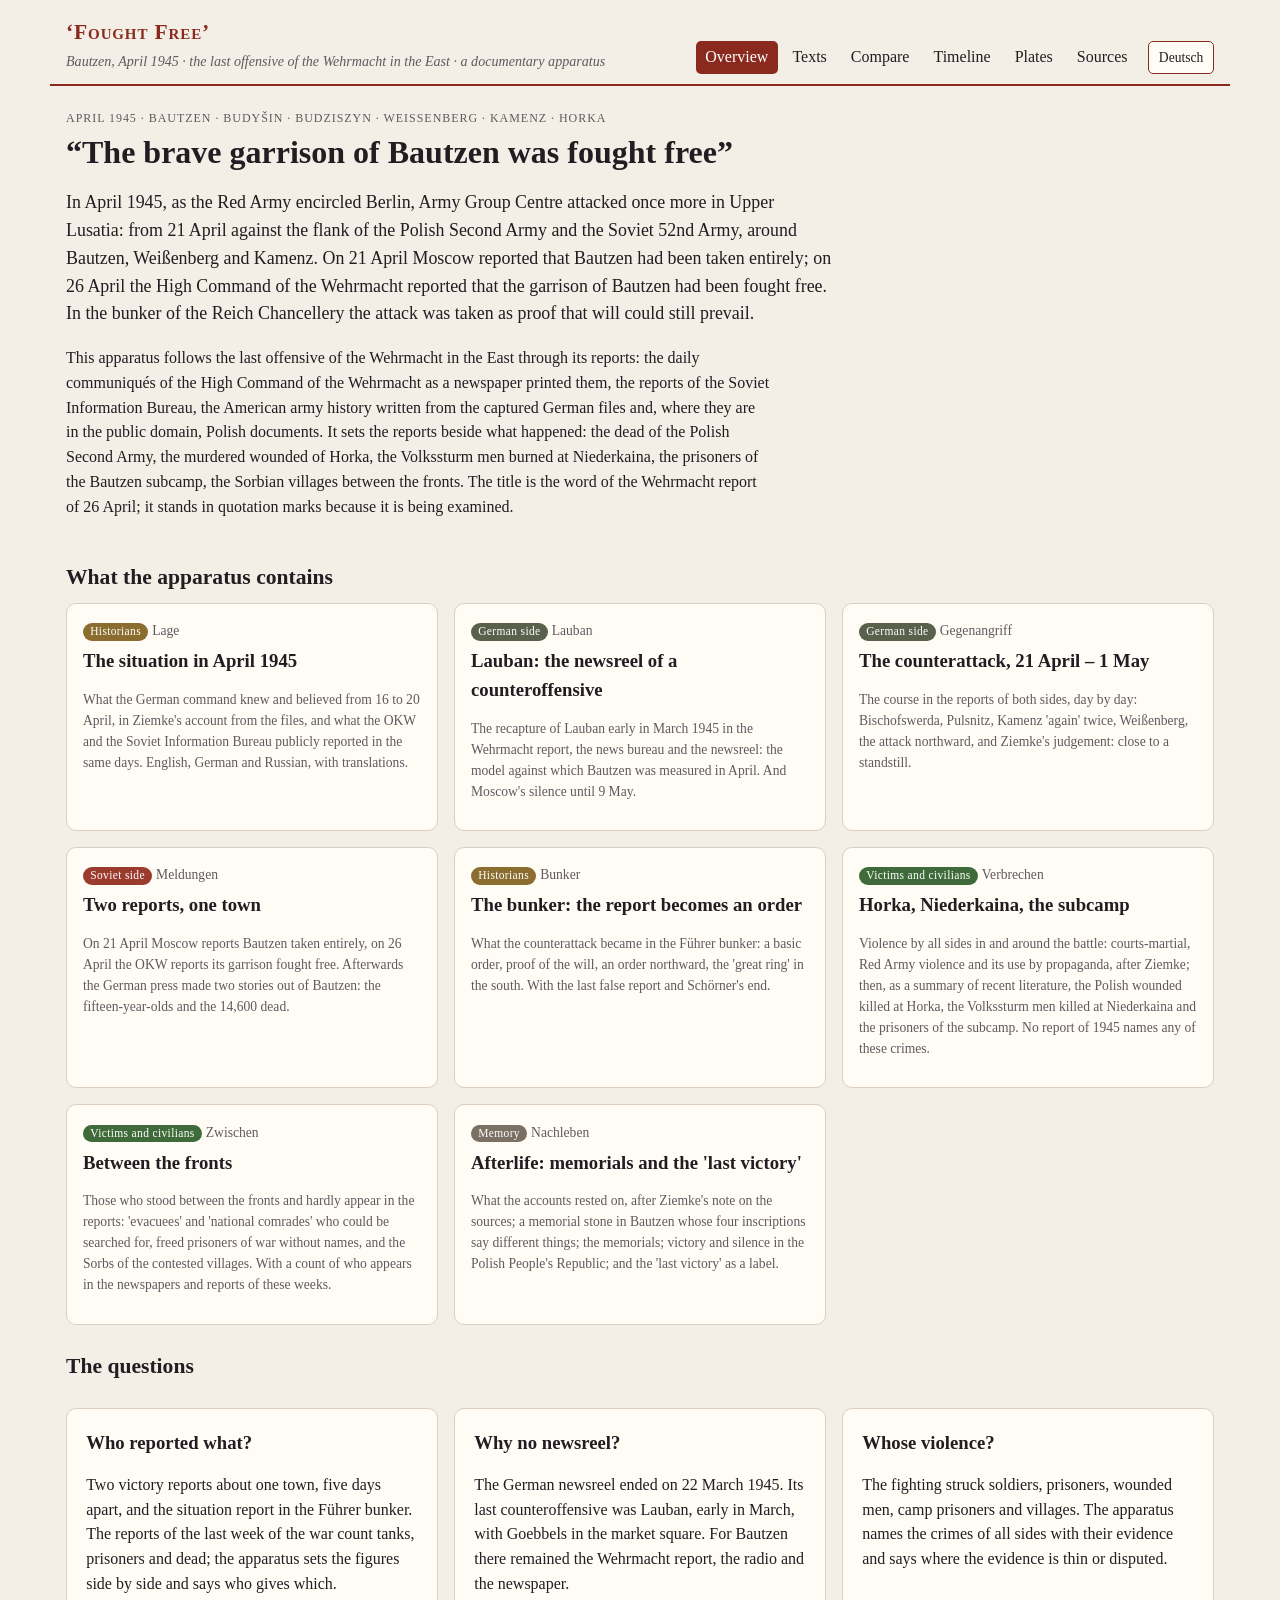
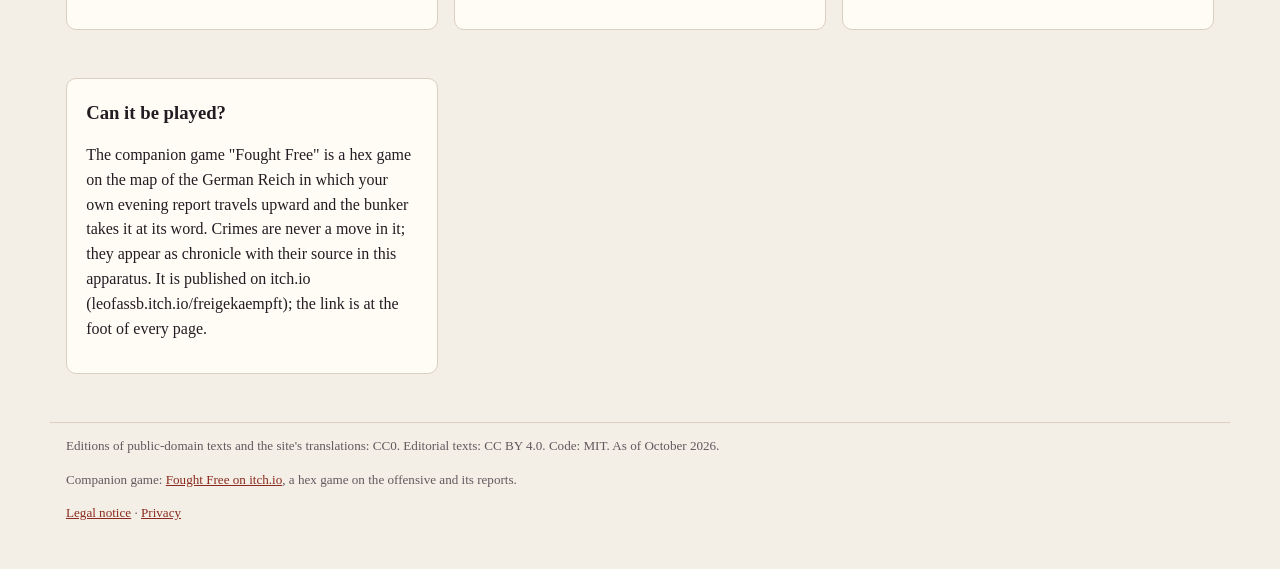
<file: index.html>
<!doctype html>
<html lang="de">
<head>
<meta charset="utf-8">
<meta name="viewport" content="width=device-width, initial-scale=1">
<title>„Freigekämpft“. Bautzen, April 1945</title>
<meta name="description" content="Die letzte Offensive der Wehrmacht im Osten, Bautzen im April 1945, in ihren Meldungen: Wehrmachtberichte, sowjetische Meldungen, die amerikanische Armeegeschichte, polnische Dokumente, eingeordnet und übersetzt. — The last offensive of the Wehrmacht in the East, Bautzen in April 1945, in its reports, in context and in translation.">
<meta property="og:type" content="website">
<meta property="og:url" content="https://freigekaempft.netlify.app/">
<meta property="og:title" content="„Freigekämpft“ – ‘Fought Free’. Bautzen, April 1945">
<meta property="og:description" content="Zwei Siegesmeldungen über eine Stadt. Two victory reports about one town: Bautzen, April 1945.">
<link rel="stylesheet" href="style.css">
<link rel="icon" href="data:image/svg+xml,%3Csvg xmlns='http://www.w3.org/2000/svg' viewBox='0 0 32 32'%3E%3Crect x='5' y='5' width='22' height='22' fill='none' stroke='%239b3b2e' stroke-width='3'/%3E%3Cpath d='M9 16 H23' stroke='%2359604c' stroke-width='3'/%3E%3C/svg%3E">
</head>
<body>
<header class="top">
  <a class="brand" href="#/">
    <strong><span class="i-de">„Freigekämpft“</span><span class="i-en">‘Fought Free’</span></strong>
    <em><span class="i-de">Bautzen, April 1945 · die letzte Offensive der Wehrmacht im Osten · ein Quellenapparat</span><span class="i-en">Bautzen, April 1945 · the last offensive of the Wehrmacht in the East · a documentary apparatus</span></em>
  </a>
  <nav>
    <a href="#/" data-k="">Übersicht</a>
    <a href="#/texts" data-k="texts">Texte</a>
    <a href="#/compare" id="navCompare" data-k="compare" hidden>Vergleich</a>
    <a href="#/timeline" data-k="timeline">Zeitleiste</a>
    <a href="#/plates" id="navPlates" data-k="plates" hidden>Tafeln</a>
    <a href="#/sources" data-k="sources">Quellen</a>
    <button id="uiBtn" class="uibtn" type="button">English</button>
  </nav>
</header>
<main id="view" aria-live="polite"></main>
<footer>
  <p class="i-de">Editionen gemeinfreier Texte und die Übersetzungen der Site: CC0. Redaktionelle Texte: CC BY 4.0. Code: MIT. Stand Oktober 2026.</p>
  <p class="i-de">Begleitspiel: <a href="https://leofassb.itch.io/freigekaempft" target="_blank" rel="noopener">Freigekämpft auf itch.io</a>, ein Hexspiel über die Offensive und ihre Meldungen.</p>
  <p class="i-en">Editions of public-domain texts and the site's translations: CC0. Editorial texts: CC BY 4.0. Code: MIT. As of October 2026.</p>
  <p class="i-en">Companion game: <a href="https://leofassb.itch.io/freigekaempft" target="_blank" rel="noopener">Fought Free on itch.io</a>, a hex game on the offensive and its reports.</p>
  <p class="i-de"><a href="legal.html#notice">Impressum</a> · <a href="legal.html#privacy">Datenschutz</a></p>
  <p class="i-en"><a href="legal.html#notice-en">Legal notice</a> · <a href="legal.html#privacy-en">Privacy</a></p>
</footer>
<script src="app.js"></script>
</body>
</html>
</file>
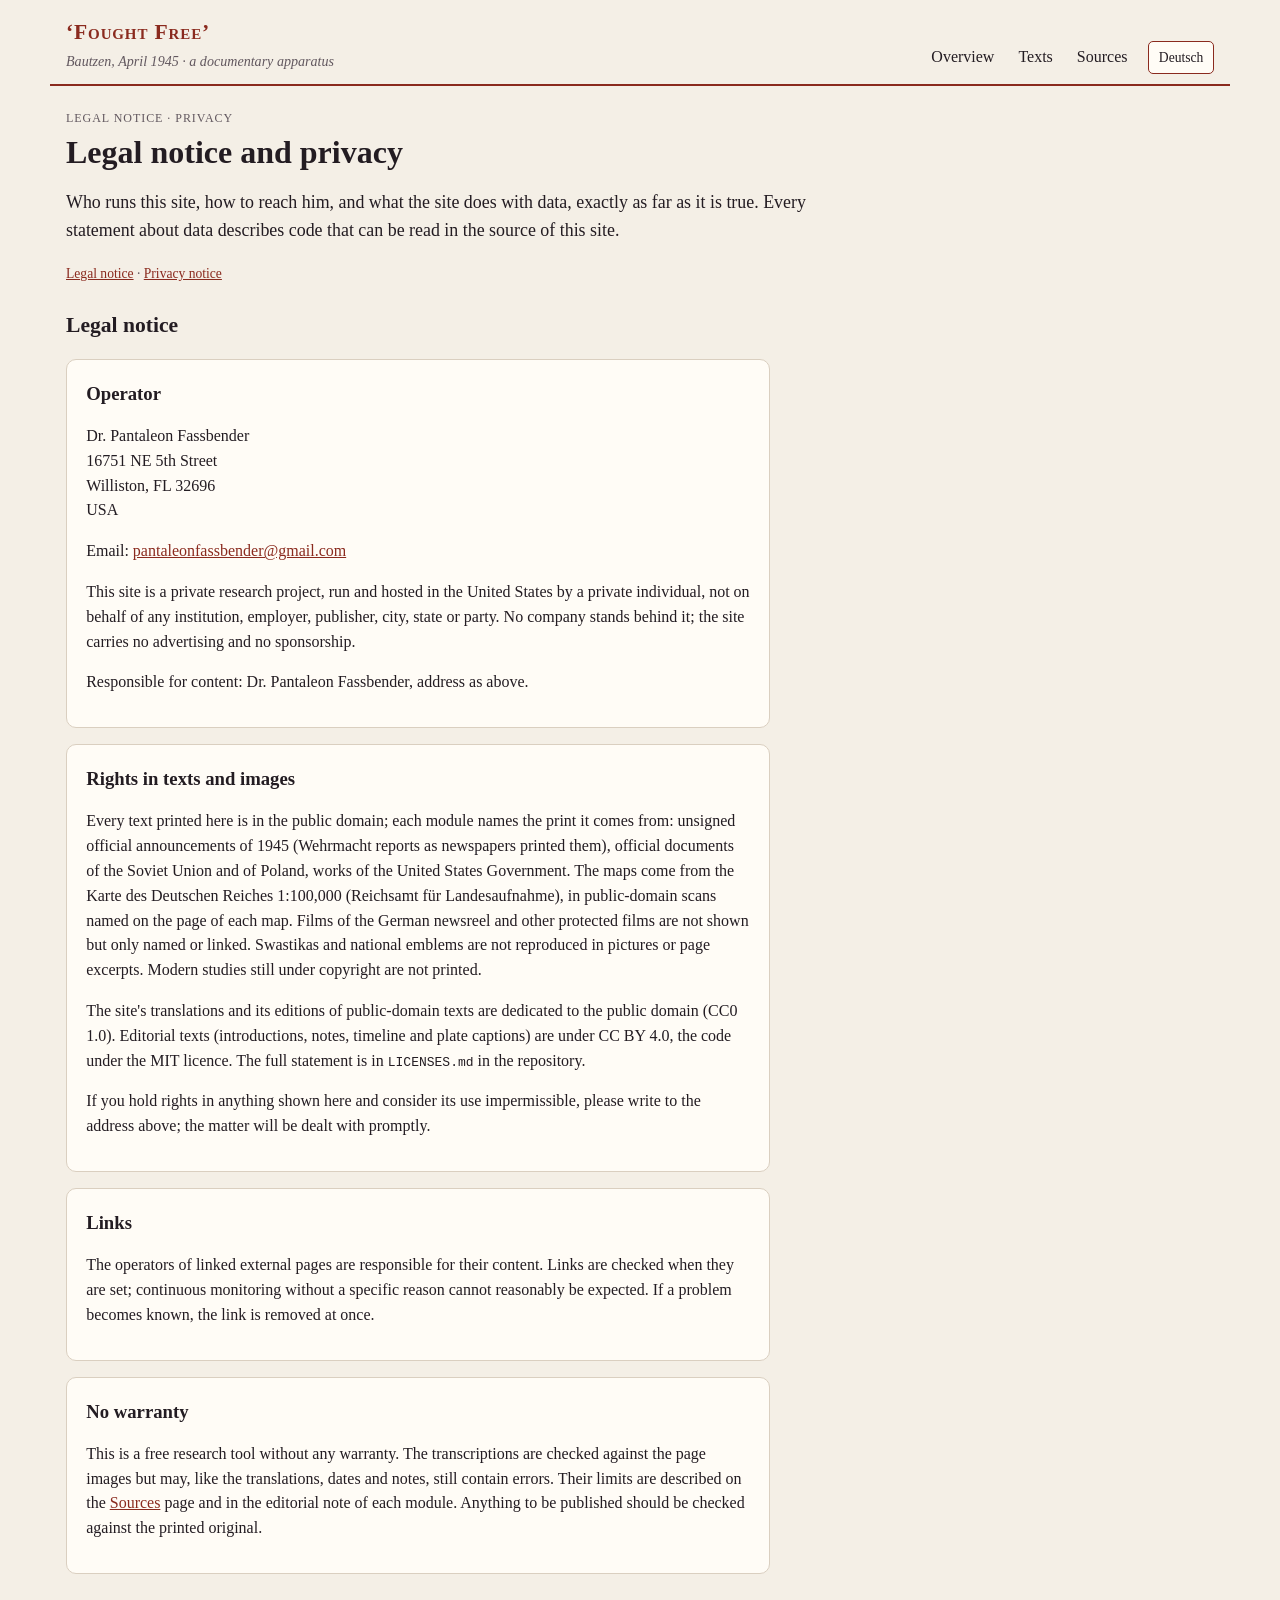
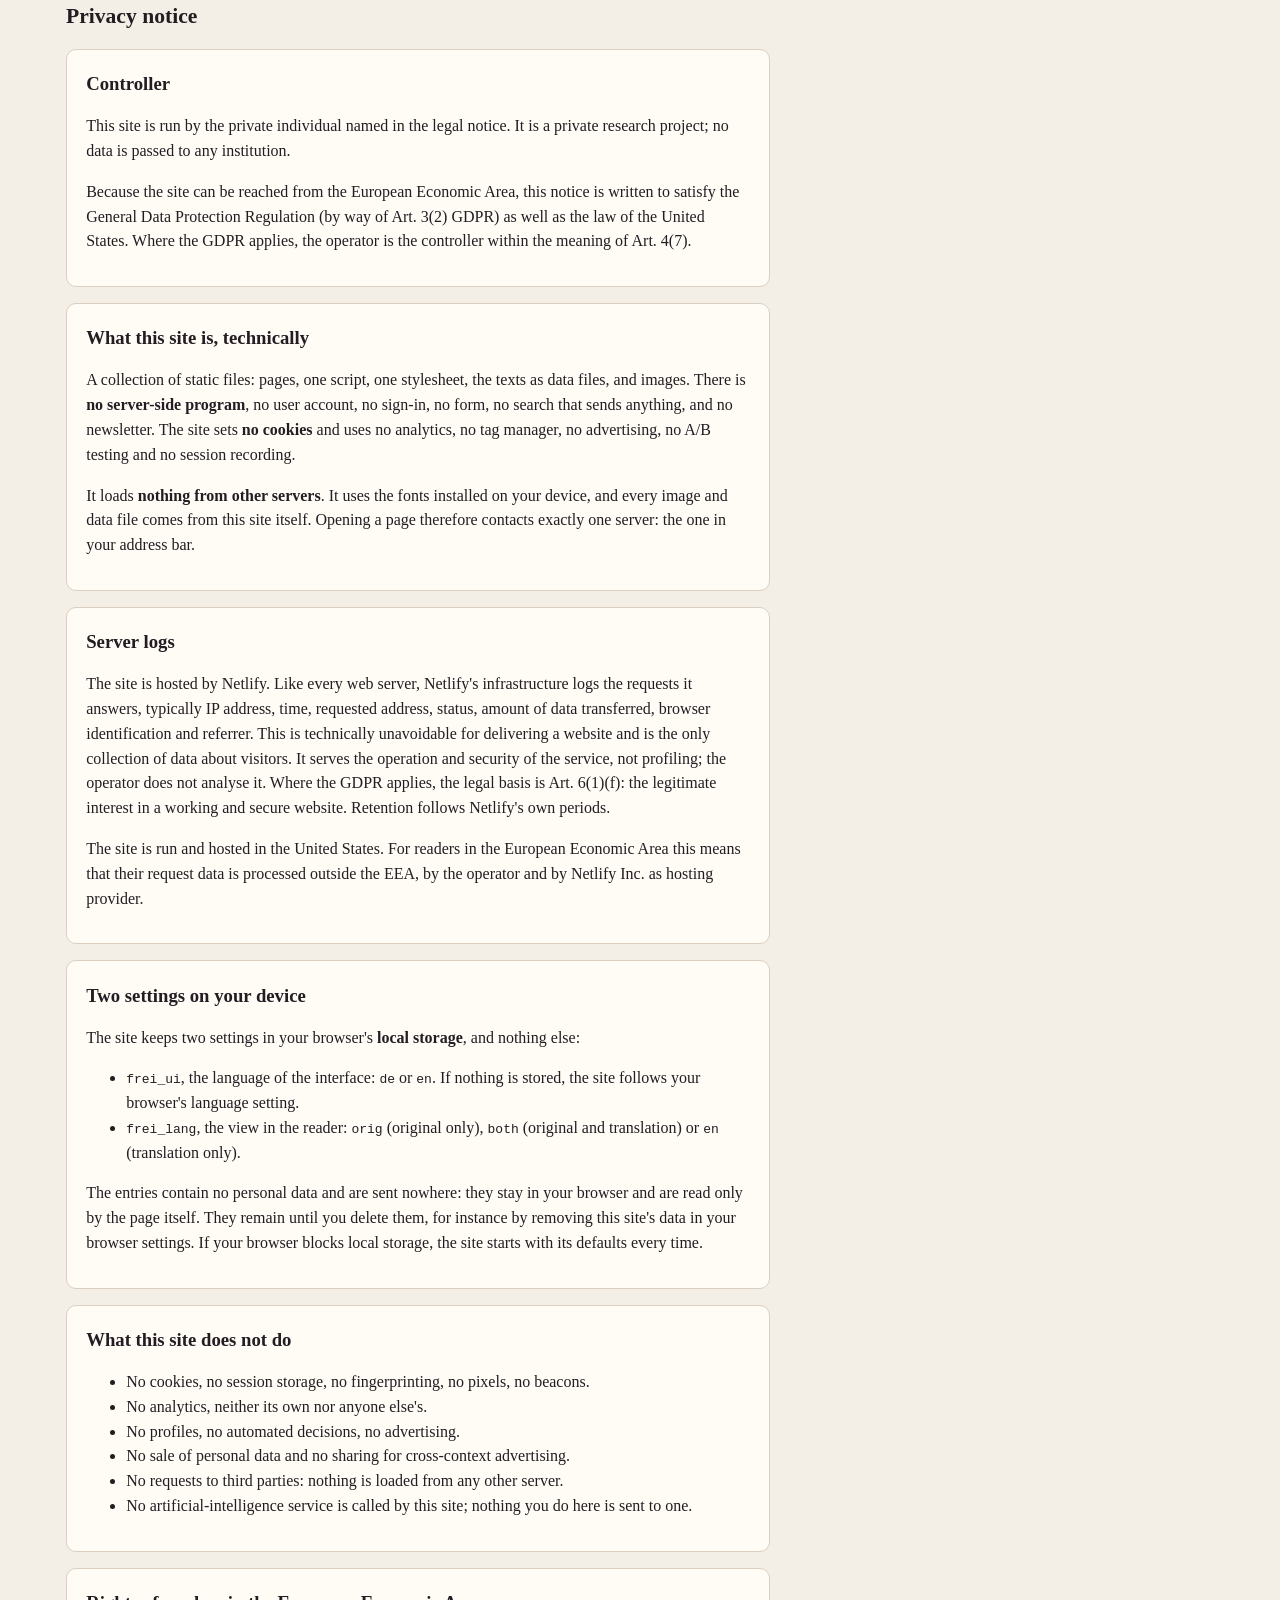
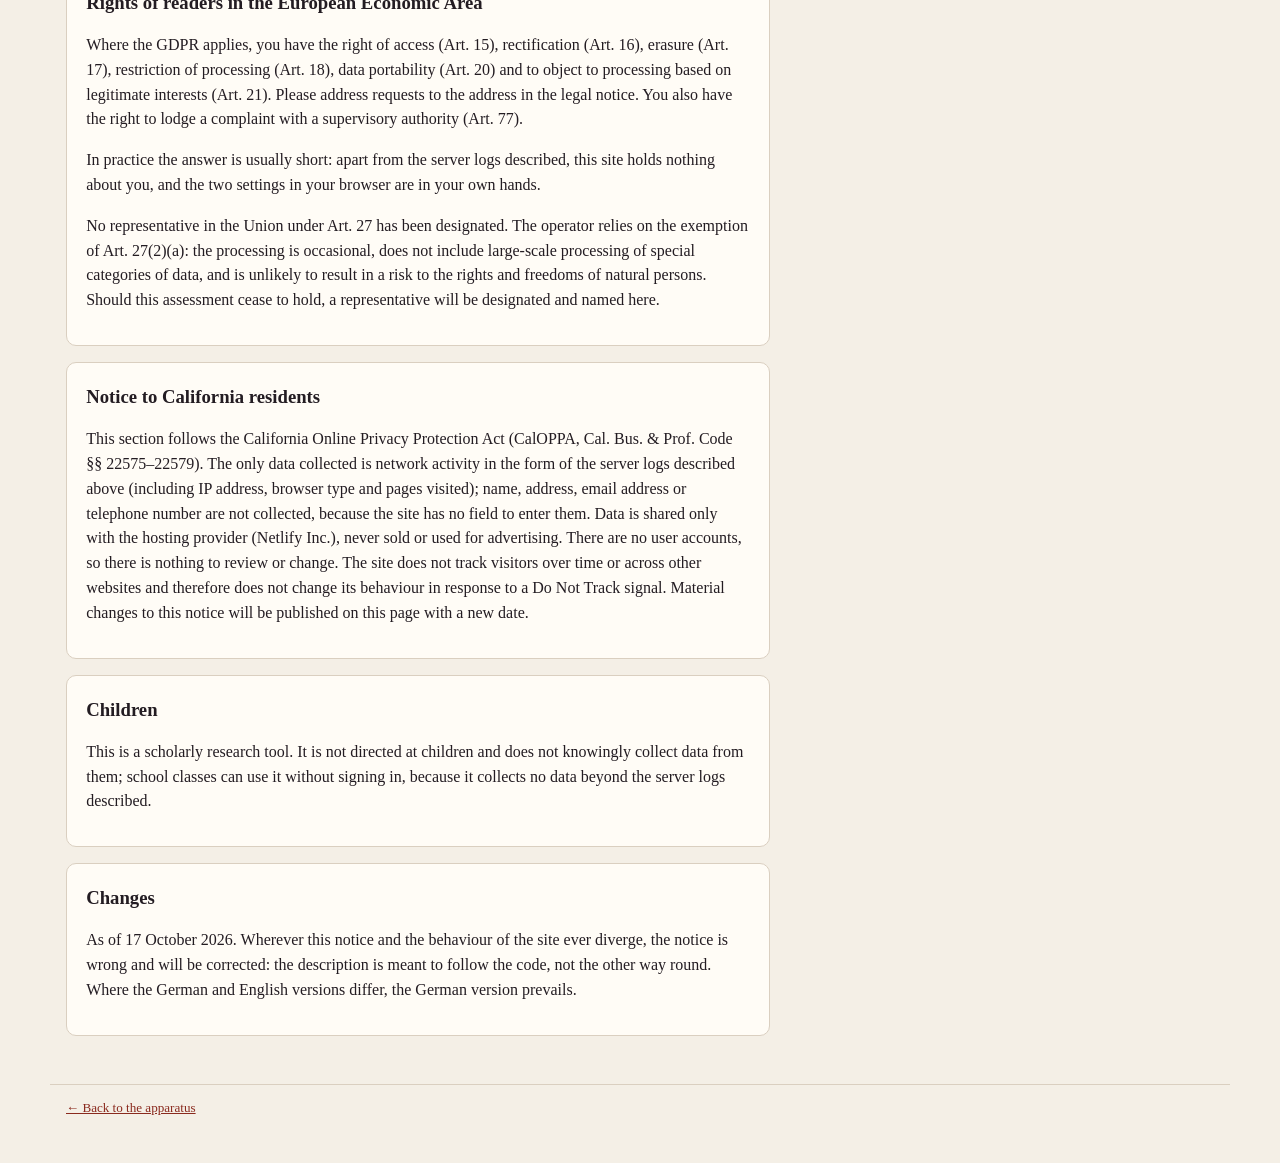
<file: legal.html>
<!doctype html>
<html lang="de">
<head>
<meta charset="utf-8">
<meta name="viewport" content="width=device-width, initial-scale=1">
<title>Impressum und Datenschutz · Legal notice and privacy · „Freigekämpft“</title>
<meta name="description" content="Wer diese Site betreibt und was sie mit Daten tut. Who runs this site and what it does with data.">
<link rel="stylesheet" href="style.css">
<script>
  (function () {
    var ui = null;
    try { ui = localStorage.getItem("frei_ui"); } catch (e) { /* storage blocked */ }
    if (ui !== "de" && ui !== "en") ui = /^de\b/i.test(navigator.language || "") ? "de" : "en";
    document.documentElement.lang = ui;
  })();
</script>
</head>
<body>
<header class="top">
  <a class="brand" href="index.html#/">
    <strong><span class="i-de">„Freigekämpft“</span><span class="i-en">‘Fought Free’</span></strong>
    <em><span class="i-de">Bautzen, April 1945 · ein Quellenapparat</span><span class="i-en">Bautzen, April 1945 · a documentary apparatus</span></em>
  </a>
  <nav>
    <a href="index.html#/"><span class="i-de">Übersicht</span><span class="i-en">Overview</span></a>
    <a href="index.html#/texts"><span class="i-de">Texte</span><span class="i-en">Texts</span></a>
    <a href="index.html#/sources"><span class="i-de">Quellen</span><span class="i-en">Sources</span></a>
    <button id="uiBtn" class="uibtn" type="button"><span class="i-de" lang="en">English</span><span class="i-en" lang="de">Deutsch</span></button>
  </nav>
</header>
<main>

<!-- ======================================================= Deutsch -->
<div class="i-de">
  <span class="tag">Impressum · Datenschutz</span>
  <h1>Impressum und Datenschutz</h1>
  <p class="lede">Wer diese Site betreibt, wie man ihn erreicht und was die Site mit Daten tut, so genau, wie es tatsächlich zutrifft. Jede Aussage über Daten beschreibt Code, den man im Quelltext dieser Site nachlesen kann.</p>
  <p class="fine"><a href="#notice">Impressum</a> · <a href="#privacy">Datenschutzerklärung</a></p>

  <h2 id="notice">Impressum</h2>

  <div class="panel readable"><h3>Betreiber</h3>
    <p>Dr. Pantaleon Fassbender<br>16751 NE 5th Street<br>Williston, FL 32696<br>USA</p>
    <p>E-Mail: <a href="mailto:pantaleonfassbender@gmail.com">pantaleonfassbender@gmail.com</a></p>
    <p>Diese Site ist ein privates Forschungsprojekt, betrieben und gehostet in den Vereinigten Staaten von einer Privatperson, nicht im Auftrag einer Institution, eines Arbeitgebers, Verlags, einer Stadt, eines Landes oder einer Partei. Kein Unternehmen steht dahinter; die Site enthält weder Werbung noch Sponsoring.</p>
    <p>Inhaltlich verantwortlich: Dr. Pantaleon Fassbender, Anschrift wie oben.</p>
  </div>

  <div class="panel readable"><h3>Rechte an Texten und Bildern</h3>
    <p>Alle hier abgedruckten Texte sind gemeinfrei; jedes Modul nennt den Druck, aus dem es stammt: nicht gezeichnete amtliche Bekanntmachungen des Jahres 1945 (Wehrmachtberichte, wie Zeitungen sie druckten), amtliche Dokumente der Sowjetunion und Polens, Werke der Regierung der Vereinigten Staaten. Die Karten stammen aus der Karte des Deutschen Reiches 1:100.000 (Reichsamt für Landesaufnahme), in gemeinfreien Digitalisaten, die auf der Seite der jeweiligen Karte genannt sind. Filme der Deutschen Wochenschau und andere geschützte Filme werden nicht gezeigt, sondern nur genannt oder verlinkt. Hakenkreuze und Hoheitszeichen werden in Bildern und Seitenausschnitten nicht wiedergegeben. Moderne Darstellungen, die noch geschützt sind, werden nicht abgedruckt.</p>
    <p>Die Übersetzungen der Site und ihre Editionen der gemeinfreien Texte sind gemeinfrei gestellt (CC0 1.0). Redaktionelle Texte (Einführungen, Anmerkungen, Zeitleiste und Tafelbeschriftungen) stehen unter CC BY 4.0, der Code unter der MIT-Lizenz. Die vollständige Angabe steht in <code>LICENSES.md</code> im Repository.</p>
    <p>Wer Rechte an etwas hier Gezeigtem hält und dessen Verwendung für unzulässig hält, schreibe an die obige Adresse; das Anliegen wird umgehend bearbeitet.</p>
  </div>

  <div class="panel readable"><h3>Haftung für Links</h3>
    <p>Für die Inhalte verlinkter externer Seiten sind deren Betreiber verantwortlich. Links werden beim Setzen geprüft; eine fortlaufende Kontrolle ohne konkreten Anlass ist nicht zumutbar. Wird ein Problem bekannt, wird der Link umgehend entfernt.</p>
  </div>

  <div class="panel readable"><h3>Keine Gewähr</h3>
    <p>Dies ist ein kostenloses Forschungsinstrument ohne jede Gewähr. Die Transkriptionen sind am Seitenbild geprüft, können aber, wie die Übersetzungen, Daten und Anmerkungen, dennoch Fehler enthalten. Die Grenzen nennen die Seite <a href="index.html#/sources">Quellen</a> und die Editionsnotiz jedes Moduls. Was veröffentlicht werden soll, bitte am gedruckten Original prüfen.</p>
  </div>

  <h2 id="privacy">Datenschutzerklärung</h2>

  <div class="panel readable"><h3>Verantwortlicher</h3>
    <p>Diese Site wird von der im Impressum genannten Privatperson betrieben. Sie ist ein privates Forschungsprojekt; Daten werden an keine Institution weitergegeben.</p>
    <p>Weil die Site aus dem Europäischen Wirtschaftsraum erreichbar ist, ist diese Erklärung so gefasst, dass sie der Datenschutz-Grundverordnung (über Art. 3 Abs. 2 DSGVO) ebenso genügt wie dem Recht der Vereinigten Staaten. Soweit die DSGVO gilt, ist der Betreiber Verantwortlicher im Sinne von Art. 4 Nr. 7.</p>
  </div>

  <div class="panel readable"><h3>Was diese Site technisch ist</h3>
    <p>Eine Sammlung statischer Dateien: Seiten, ein Skript, ein Stylesheet, die Texte als Datendateien und Bilder. Es gibt <strong>kein serverseitiges Programm</strong>, kein Benutzerkonto, keine Anmeldung, kein Formular, keine Suche, die etwas versendet, und keinen Newsletter. Die Site setzt <strong>keine Cookies</strong> und nutzt keine Reichweitenmessung, keinen Tag-Manager, keine Werbung, keine A/B-Tests und keine Sitzungsaufzeichnung.</p>
    <p>Sie lädt <strong>nichts von fremden Servern</strong>. Es werden die auf Ihrem Gerät installierten Schriften verwendet, und jedes Bild und jede Datendatei kommt von dieser Site selbst. Beim Aufruf einer Seite wird also genau ein Server kontaktiert: der in Ihrer Adresszeile.</p>
  </div>

  <div class="panel readable"><h3>Server-Protokolle</h3>
    <p>Die Site wird bei Netlify gehostet. Wie jeder Webserver protokolliert die Infrastruktur von Netlify die Anfragen, die sie beantwortet, typischerweise IP-Adresse, Zeitpunkt, angefragte Adresse, Status, übertragene Datenmenge sowie Browserkennung und Referrer. Das ist für die Auslieferung einer Website technisch unvermeidlich und die einzige Erhebung von Daten über Besucher. Sie dient dem Betrieb und der Sicherheit des Dienstes, nicht der Profilbildung; der Betreiber wertet sie nicht aus. Soweit die DSGVO gilt, ist die Rechtsgrundlage Art. 6 Abs. 1 lit. f: das berechtigte Interesse an einer funktionsfähigen und sicheren Website. Die Speicherdauer richtet sich nach Netlifys eigenen Fristen.</p>
    <p>Die Site wird in den Vereinigten Staaten betrieben und gehostet. Für Leser im Europäischen Wirtschaftsraum bedeutet das, dass ihre Anfragedaten außerhalb des EWR verarbeitet werden, durch den Betreiber und durch Netlify Inc. als Hosting-Anbieter.</p>
  </div>

  <div class="panel readable"><h3>Zwei Einstellungen auf Ihrem Gerät</h3>
    <p>Die Site merkt sich im <strong>lokalen Speicher</strong> Ihres Browsers zwei Einstellungen, sonst nichts:</p>
    <ul>
      <li><code>frei_ui</code>, die Sprache der Oberfläche: <code>de</code> oder <code>en</code>. Ist nichts gespeichert, richtet sich die Site nach der Spracheinstellung Ihres Browsers.</li>
      <li><code>frei_lang</code>, die Ansicht im Leser: <code>orig</code> (nur das Original), <code>both</code> (Original und Übersetzung) oder <code>en</code> (nur die Übersetzung).</li>
    </ul>
    <p>Die Einträge enthalten keine personenbezogenen Daten und werden nirgendwohin gesendet: Sie bleiben in Ihrem Browser und werden nur von der Seite selbst gelesen. Sie bleiben bestehen, bis Sie sie löschen, etwa indem Sie in den Browsereinstellungen die Daten dieser Site entfernen. Blockiert Ihr Browser den lokalen Speicher, beginnt die Site jedes Mal mit den Voreinstellungen.</p>
  </div>

  <div class="panel readable"><h3>Was diese Site nicht tut</h3>
    <ul>
      <li>Keine Cookies, kein Session Storage, kein Fingerprinting, keine Pixel, keine Beacons.</li>
      <li>Keine Reichweitenmessung, weder eigene noch fremde.</li>
      <li>Keine Profile, keine automatisierten Entscheidungen, keine Werbung.</li>
      <li>Kein Verkauf personenbezogener Daten und keine Weitergabe für kontextübergreifende Werbung.</li>
      <li>Keine Anfragen an Dritte: von keinem anderen Server wird etwas geladen.</li>
      <li>Kein Dienst der künstlichen Intelligenz wird von dieser Site aufgerufen; nichts, was Sie hier tun, wird an einen solchen gesendet.</li>
    </ul>
  </div>

  <div class="panel readable"><h3>Rechte von Lesern im Europäischen Wirtschaftsraum</h3>
    <p>Soweit die DSGVO gilt, haben Sie das Recht auf Auskunft (Art. 15), Berichtigung (Art. 16), Löschung (Art. 17), Einschränkung der Verarbeitung (Art. 18), Datenübertragbarkeit (Art. 20) und Widerspruch gegen eine Verarbeitung aufgrund berechtigter Interessen (Art. 21). Anfragen richten Sie an die Adresse im Impressum. Sie haben außerdem das Recht auf Beschwerde bei einer Aufsichtsbehörde (Art. 77).</p>
    <p>In der Praxis ist die Antwort meist kurz: Außer den beschriebenen Server-Protokollen hält diese Site nichts über Sie, und die zwei Einstellungen in Ihrem Browser liegen in Ihrer eigenen Hand.</p>
    <p>Ein Vertreter in der Union nach Art. 27 ist nicht benannt. Der Betreiber stützt sich auf die Ausnahme des Art. 27 Abs. 2 lit. a: Die Verarbeitung erfolgt nur gelegentlich, umfasst keine umfangreiche Verarbeitung besonderer Kategorien von Daten und führt voraussichtlich nicht zu einem Risiko für die Rechte und Freiheiten natürlicher Personen. Sollte diese Einschätzung nicht mehr zutreffen, wird ein Vertreter benannt und hier genannt.</p>
  </div>

  <div class="panel readable"><h3>Hinweis für Einwohner Kaliforniens</h3>
    <p>Dieser Abschnitt folgt dem California Online Privacy Protection Act (CalOPPA, Cal. Bus. &amp; Prof. Code §§ 22575–22579). Erhoben werden nur Daten über Netzwerkaktivität in Form der oben beschriebenen Server-Protokolle (einschließlich IP-Adresse, Browsertyp und aufgerufener Seiten); Name, Anschrift, E-Mail-Adresse oder Telefonnummer werden nicht erhoben, weil die Site kein Feld zu ihrer Eingabe hat. Weitergegeben werden Daten nur an den Hosting-Anbieter (Netlify Inc.), nie verkauft oder für Werbung genutzt. Es gibt keine Benutzerkonten, also nichts zu prüfen oder zu ändern. Die Site verfolgt Besucher weder über die Zeit noch über andere Websites hinweg und ändert ihr Verhalten daher bei einem Do-Not-Track-Signal nicht. Wesentliche Änderungen dieser Erklärung werden auf dieser Seite mit neuem Datum veröffentlicht.</p>
  </div>

  <div class="panel readable"><h3>Kinder</h3>
    <p>Dies ist ein wissenschaftliches Forschungsinstrument. Es richtet sich nicht gezielt an Kinder und erhebt wissentlich keine Daten von ihnen; Schulklassen können es ohne Anmeldung nutzen, weil es gar keine Daten erhebt außer den beschriebenen Server-Protokollen.</p>
  </div>

  <div class="panel readable"><h3>Änderungen</h3>
    <p>Stand: 17. Oktober 2026. Wo diese Erklärung und das Verhalten der Site je auseinanderfallen, ist die Erklärung falsch und wird berichtigt: Die Beschreibung soll dem Code folgen, nicht umgekehrt. Bei Abweichungen zwischen der deutschen und der englischen Fassung gilt die deutsche.</p>
  </div>
</div>

<!-- ======================================================= English -->
<div class="i-en">
  <span class="tag">Legal notice · Privacy</span>
  <h1>Legal notice and privacy</h1>
  <p class="lede">Who runs this site, how to reach him, and what the site does with data, exactly as far as it is true. Every statement about data describes code that can be read in the source of this site.</p>
  <p class="fine"><a href="#notice-en">Legal notice</a> · <a href="#privacy-en">Privacy notice</a></p>

  <h2 id="notice-en">Legal notice</h2>

  <div class="panel readable"><h3>Operator</h3>
    <p>Dr. Pantaleon Fassbender<br>16751 NE 5th Street<br>Williston, FL 32696<br>USA</p>
    <p>Email: <a href="mailto:pantaleonfassbender@gmail.com">pantaleonfassbender@gmail.com</a></p>
    <p>This site is a private research project, run and hosted in the United States by a private individual, not on behalf of any institution, employer, publisher, city, state or party. No company stands behind it; the site carries no advertising and no sponsorship.</p>
    <p>Responsible for content: Dr. Pantaleon Fassbender, address as above.</p>
  </div>

  <div class="panel readable"><h3>Rights in texts and images</h3>
    <p>Every text printed here is in the public domain; each module names the print it comes from: unsigned official announcements of 1945 (Wehrmacht reports as newspapers printed them), official documents of the Soviet Union and of Poland, works of the United States Government. The maps come from the Karte des Deutschen Reiches 1:100,000 (Reichsamt für Landesaufnahme), in public-domain scans named on the page of each map. Films of the German newsreel and other protected films are not shown but only named or linked. Swastikas and national emblems are not reproduced in pictures or page excerpts. Modern studies still under copyright are not printed.</p>
    <p>The site's translations and its editions of public-domain texts are dedicated to the public domain (CC0 1.0). Editorial texts (introductions, notes, timeline and plate captions) are under CC BY 4.0, the code under the MIT licence. The full statement is in <code>LICENSES.md</code> in the repository.</p>
    <p>If you hold rights in anything shown here and consider its use impermissible, please write to the address above; the matter will be dealt with promptly.</p>
  </div>

  <div class="panel readable"><h3>Links</h3>
    <p>The operators of linked external pages are responsible for their content. Links are checked when they are set; continuous monitoring without a specific reason cannot reasonably be expected. If a problem becomes known, the link is removed at once.</p>
  </div>

  <div class="panel readable"><h3>No warranty</h3>
    <p>This is a free research tool without any warranty. The transcriptions are checked against the page images but may, like the translations, dates and notes, still contain errors. Their limits are described on the <a href="index.html#/sources">Sources</a> page and in the editorial note of each module. Anything to be published should be checked against the printed original.</p>
  </div>

  <h2 id="privacy-en">Privacy notice</h2>

  <div class="panel readable"><h3>Controller</h3>
    <p>This site is run by the private individual named in the legal notice. It is a private research project; no data is passed to any institution.</p>
    <p>Because the site can be reached from the European Economic Area, this notice is written to satisfy the General Data Protection Regulation (by way of Art. 3(2) GDPR) as well as the law of the United States. Where the GDPR applies, the operator is the controller within the meaning of Art. 4(7).</p>
  </div>

  <div class="panel readable"><h3>What this site is, technically</h3>
    <p>A collection of static files: pages, one script, one stylesheet, the texts as data files, and images. There is <strong>no server-side program</strong>, no user account, no sign-in, no form, no search that sends anything, and no newsletter. The site sets <strong>no cookies</strong> and uses no analytics, no tag manager, no advertising, no A/B testing and no session recording.</p>
    <p>It loads <strong>nothing from other servers</strong>. It uses the fonts installed on your device, and every image and data file comes from this site itself. Opening a page therefore contacts exactly one server: the one in your address bar.</p>
  </div>

  <div class="panel readable"><h3>Server logs</h3>
    <p>The site is hosted by Netlify. Like every web server, Netlify's infrastructure logs the requests it answers, typically IP address, time, requested address, status, amount of data transferred, browser identification and referrer. This is technically unavoidable for delivering a website and is the only collection of data about visitors. It serves the operation and security of the service, not profiling; the operator does not analyse it. Where the GDPR applies, the legal basis is Art. 6(1)(f): the legitimate interest in a working and secure website. Retention follows Netlify's own periods.</p>
    <p>The site is run and hosted in the United States. For readers in the European Economic Area this means that their request data is processed outside the EEA, by the operator and by Netlify Inc. as hosting provider.</p>
  </div>

  <div class="panel readable"><h3>Two settings on your device</h3>
    <p>The site keeps two settings in your browser's <strong>local storage</strong>, and nothing else:</p>
    <ul>
      <li><code>frei_ui</code>, the language of the interface: <code>de</code> or <code>en</code>. If nothing is stored, the site follows your browser's language setting.</li>
      <li><code>frei_lang</code>, the view in the reader: <code>orig</code> (original only), <code>both</code> (original and translation) or <code>en</code> (translation only).</li>
    </ul>
    <p>The entries contain no personal data and are sent nowhere: they stay in your browser and are read only by the page itself. They remain until you delete them, for instance by removing this site's data in your browser settings. If your browser blocks local storage, the site starts with its defaults every time.</p>
  </div>

  <div class="panel readable"><h3>What this site does not do</h3>
    <ul>
      <li>No cookies, no session storage, no fingerprinting, no pixels, no beacons.</li>
      <li>No analytics, neither its own nor anyone else's.</li>
      <li>No profiles, no automated decisions, no advertising.</li>
      <li>No sale of personal data and no sharing for cross-context advertising.</li>
      <li>No requests to third parties: nothing is loaded from any other server.</li>
      <li>No artificial-intelligence service is called by this site; nothing you do here is sent to one.</li>
    </ul>
  </div>

  <div class="panel readable"><h3>Rights of readers in the European Economic Area</h3>
    <p>Where the GDPR applies, you have the right of access (Art. 15), rectification (Art. 16), erasure (Art. 17), restriction of processing (Art. 18), data portability (Art. 20) and to object to processing based on legitimate interests (Art. 21). Please address requests to the address in the legal notice. You also have the right to lodge a complaint with a supervisory authority (Art. 77).</p>
    <p>In practice the answer is usually short: apart from the server logs described, this site holds nothing about you, and the two settings in your browser are in your own hands.</p>
    <p>No representative in the Union under Art. 27 has been designated. The operator relies on the exemption of Art. 27(2)(a): the processing is occasional, does not include large-scale processing of special categories of data, and is unlikely to result in a risk to the rights and freedoms of natural persons. Should this assessment cease to hold, a representative will be designated and named here.</p>
  </div>

  <div class="panel readable"><h3>Notice to California residents</h3>
    <p>This section follows the California Online Privacy Protection Act (CalOPPA, Cal. Bus. &amp; Prof. Code §§ 22575–22579). The only data collected is network activity in the form of the server logs described above (including IP address, browser type and pages visited); name, address, email address or telephone number are not collected, because the site has no field to enter them. Data is shared only with the hosting provider (Netlify Inc.), never sold or used for advertising. There are no user accounts, so there is nothing to review or change. The site does not track visitors over time or across other websites and therefore does not change its behaviour in response to a Do Not Track signal. Material changes to this notice will be published on this page with a new date.</p>
  </div>

  <div class="panel readable"><h3>Children</h3>
    <p>This is a scholarly research tool. It is not directed at children and does not knowingly collect data from them; school classes can use it without signing in, because it collects no data beyond the server logs described.</p>
  </div>

  <div class="panel readable"><h3>Changes</h3>
    <p>As of 17 October 2026. Wherever this notice and the behaviour of the site ever diverge, the notice is wrong and will be corrected: the description is meant to follow the code, not the other way round. Where the German and English versions differ, the German version prevails.</p>
  </div>
</div>
</main>
<footer>
  <p><a href="index.html#/"><span class="i-de">← Zurück zum Apparat</span><span class="i-en">← Back to the apparatus</span></a></p>
</footer>
<script>
  document.getElementById("uiBtn").onclick = function () {
    var ui = document.documentElement.lang === "de" ? "en" : "de";
    try { localStorage.setItem("frei_ui", ui); } catch (e) { /* storage blocked */ }
    document.documentElement.lang = ui;
    var h = location.hash.replace(/-en$/, "");
    if (h) { var el = document.getElementById(ui === "en" ? h.slice(1) + "-en" : h.slice(1)); if (el) el.scrollIntoView(); }
  };
  (function () {
    // #notice / #privacy land on the visible language's heading
    if (document.documentElement.lang === "en" && location.hash) {
      var el = document.getElementById(location.hash.slice(1) + "-en");
      if (el) el.scrollIntoView();
    }
  })();
</script>
</body>
</html>
</file>
<file: style.css>
:root{
  --paper:#f4efe6; --panel:#fffcf6; --ink:#231c22; --ink2:#62585f; --line:#dacfc0;
  --red:#8a2a1e; --gold:#8a6d2f; --tree:#3f6b3a;
  --dt:#59604c; --sow:#9b3b2e; --pol:#2f6a8f; --hist:#8a6d2f; --zivil:#3f6b3a; --rezeption:#7a7064;
  --serif:"Iowan Old Style","Palatino Linotype",Palatino,"Book Antiqua",Georgia,serif;
}
*{box-sizing:border-box}
body{margin:0; background:var(--paper); color:var(--ink); font-family:var(--serif); line-height:1.55}
a{color:var(--red)}
.top{display:flex; justify-content:space-between; align-items:flex-end; flex-wrap:wrap; gap:.6rem 1.5rem;
  max-width:1180px; margin:0 auto; padding:1rem 16px .6rem; border-bottom:2px solid var(--red)}
.brand{text-decoration:none; color:inherit}
.brand strong{display:block; font-size:1.35rem; color:var(--red); font-variant:small-caps; letter-spacing:.04em}
.brand em{font-size:.88rem; color:var(--ink2)}
.top nav{display:flex; gap:.3rem; flex-wrap:wrap}
.top nav a{text-decoration:none; color:var(--ink); padding:.25rem .6rem; border-radius:5px}
.top nav a.on{background:var(--red); color:#fff}
main{max-width:1180px; margin:0 auto; padding:1.2rem 16px 2rem}
footer{max-width:1180px; margin:0 auto; padding:0 16px 2rem; font-size:.82rem; color:var(--ink2); border-top:1px solid var(--line)}
h1{font-size:2rem; margin:.2rem 0 .6rem; line-height:1.2}
h2{font-size:1.35rem; margin:1.6rem 0 .5rem}
h3{margin:.2rem 0 .3rem}
.lede{font-size:1.12rem; max-width:48rem}
.fine{font-size:.85rem; color:var(--ink2)}
.tag{font-size:.75rem; letter-spacing:.08em; text-transform:uppercase; color:var(--ink2)}
.panel{background:var(--panel); border:1px solid var(--line); border-radius:10px; padding:1rem 1.2rem; margin:1rem 0}
.readable{max-width:44rem}
.grid{display:grid; gap:1rem}
.g2{grid-template-columns:repeat(auto-fill,minmax(300px,1fr))}
.g4{grid-template-columns:repeat(auto-fill,minmax(210px,1fr))}
.card{background:var(--panel); border:1px solid var(--line); border-radius:10px; padding:.9rem 1rem; text-decoration:none; color:inherit; display:block}
a.card:hover{border-color:var(--red)}
.card.planned{opacity:.72; border-style:dashed}
.side{display:inline-block; font-size:.72rem; padding:0 .45rem; border-radius:99px; color:#fff; letter-spacing:.03em}
.side.dt{background:var(--dt)} .side.sow{background:var(--sow)} .side.pol{background:var(--pol)}
.side.hist{background:var(--hist)} .side.zivil{background:var(--zivil)} .side.rezeption{background:var(--rezeption)}
/* language: static blocks carry both, the page shows one */
html[lang=de] .i-en, html[lang=en] .i-de{display:none}
.uibtn{font:inherit; font-size:.85rem; background:var(--panel); color:var(--ink); border:1px solid var(--red); border-radius:5px; padding:.2rem .6rem; cursor:pointer; margin-left:.4rem}
.uibtn:hover{background:var(--red); color:#fff}
.hero{display:grid; grid-template-columns:minmax(0,1.5fr) minmax(0,1fr); gap:1.5rem; align-items:start}
.hero.one{grid-template-columns:1fr}
.hero img{width:100%; border-radius:8px; border:1px solid var(--line)}
figure{margin:0}
figcaption{font-size:.85rem; color:var(--ink2); margin-top:.4rem}
.quote{border-left:3px solid var(--red); padding:.2rem 0 .2rem 1rem; margin:1rem 0; font-style:italic}
/* reader */
.toc{display:flex; flex-wrap:wrap; gap:.4rem; margin:.6rem 0 1rem}
.toc a{border:1px solid var(--line); border-radius:6px; padding:.2rem .6rem; text-decoration:none; color:var(--ink); background:var(--panel); font-size:.9rem}
.toc a.on{border-color:var(--red); background:var(--red); color:#fff}
.langbar{display:flex; gap:.3rem; margin:.4rem 0 1rem}
.langbar button{font:inherit; font-size:.85rem; background:var(--panel); border:1px solid var(--line); border-radius:6px; padding:.2rem .7rem; cursor:pointer}
.langbar button.on{background:var(--ink); color:var(--paper); border-color:var(--ink)}
.unit{display:grid; grid-template-columns:4.6rem minmax(0,1fr); gap:.3rem .8rem; padding:.55rem 0; border-bottom:1px dotted var(--line)}
.unit .num{font-size:.78rem; color:var(--ink2); text-align:right; padding-top:.2rem}
.unit .num a{color:inherit; text-decoration:none}
.unit .pg{display:block; font-size:.7rem; line-height:1.25; margin-top:.3rem; color:var(--ink2); opacity:.85}
.unit.hl{background:#f3e0d8}
.unit .cols{display:grid; grid-template-columns:1fr 1fr; gap:1.2rem}
.unit .cols.one{grid-template-columns:1fr}
.unit .orig{color:var(--ink2)}
.unit.label .text{font-variant:small-caps; letter-spacing:.03em; font-weight:600; color:var(--red)}
.unit h4{margin:0 0 .3rem; font-size:.95rem; color:var(--red)}
.unit .text,.unit .orig{white-space:pre-line}
.note{grid-column:2; font-size:.84rem; color:var(--ink2); border-left:2px solid var(--gold); padding-left:.6rem}
.hinweis{font-size:.9rem}
/* timeline */
.tl{position:relative; margin:1rem 0 0 .6rem; padding-left:1.4rem; border-left:2px solid var(--line)}
.st{position:relative; margin:0 0 1.2rem; display:grid; grid-template-columns:minmax(0,1fr) 140px; gap:1rem; align-items:start}
.st::before{content:""; position:absolute; left:-1.95rem; top:.35rem; width:12px; height:12px; border-radius:50%; background:var(--c,var(--ink)); border:2px solid var(--paper)}
.st .d{font-size:.82rem; color:var(--ink2)}
.st img{width:140px; border-radius:6px; border:1px solid var(--line)}
.st p{margin:.2rem 0}
.legend{display:flex; flex-wrap:wrap; gap:.4rem}
/* plates */
.plate img{width:100%; border-radius:6px; border:1px solid var(--line); background:#fff}
.lightbox{position:fixed; inset:0; background:rgba(20,16,12,.85); display:flex; align-items:center; justify-content:center; padding:16px; z-index:10}
.lightbox img{max-width:100%; max-height:86vh; border-radius:6px}
.lightbox .cap{color:#f5efe2; max-width:44rem; font-size:.9rem; margin-top:.6rem}
.lightbox figure{text-align:center}
/* compare */
.cmp{display:grid; gap:1rem; margin-top:1rem}
.cmp.n2{grid-template-columns:1fr 1fr}
.cmp.n3{grid-template-columns:repeat(3,minmax(0,1fr))}
.cmp.n4{grid-template-columns:1fr 1fr}
.voice{background:var(--panel); border:1px solid var(--line); border-radius:10px; padding:.8rem 1rem}
.vhead{border-bottom:1px solid var(--line); padding-bottom:.5rem; margin-bottom:.5rem}
.vunit{margin:.7rem 0}
.vunit .text{white-space:pre-line}
@media (max-width:760px){
  .cmp.n2,.cmp.n3,.cmp.n4{grid-template-columns:1fr}
  .hero{grid-template-columns:1fr}
  .unit .cols{grid-template-columns:1fr}
  .st{grid-template-columns:1fr}
  .st img{width:110px}
  h1{font-size:1.6rem}
}
@media (prefers-color-scheme: dark){
  :root:not([data-theme="light"]){--paper:#1c171b; --panel:#262026; --ink:#ece4ea; --ink2:#b3a8b0; --line:#43383f; --red:#d9a77c}
  :root:not([data-theme="light"]) .unit.hl{background:#3a2a35}
  :root:not([data-theme="light"]) .top nav a.on, :root:not([data-theme="light"]) .toc a.on{color:#1c171b}
}
</file>
